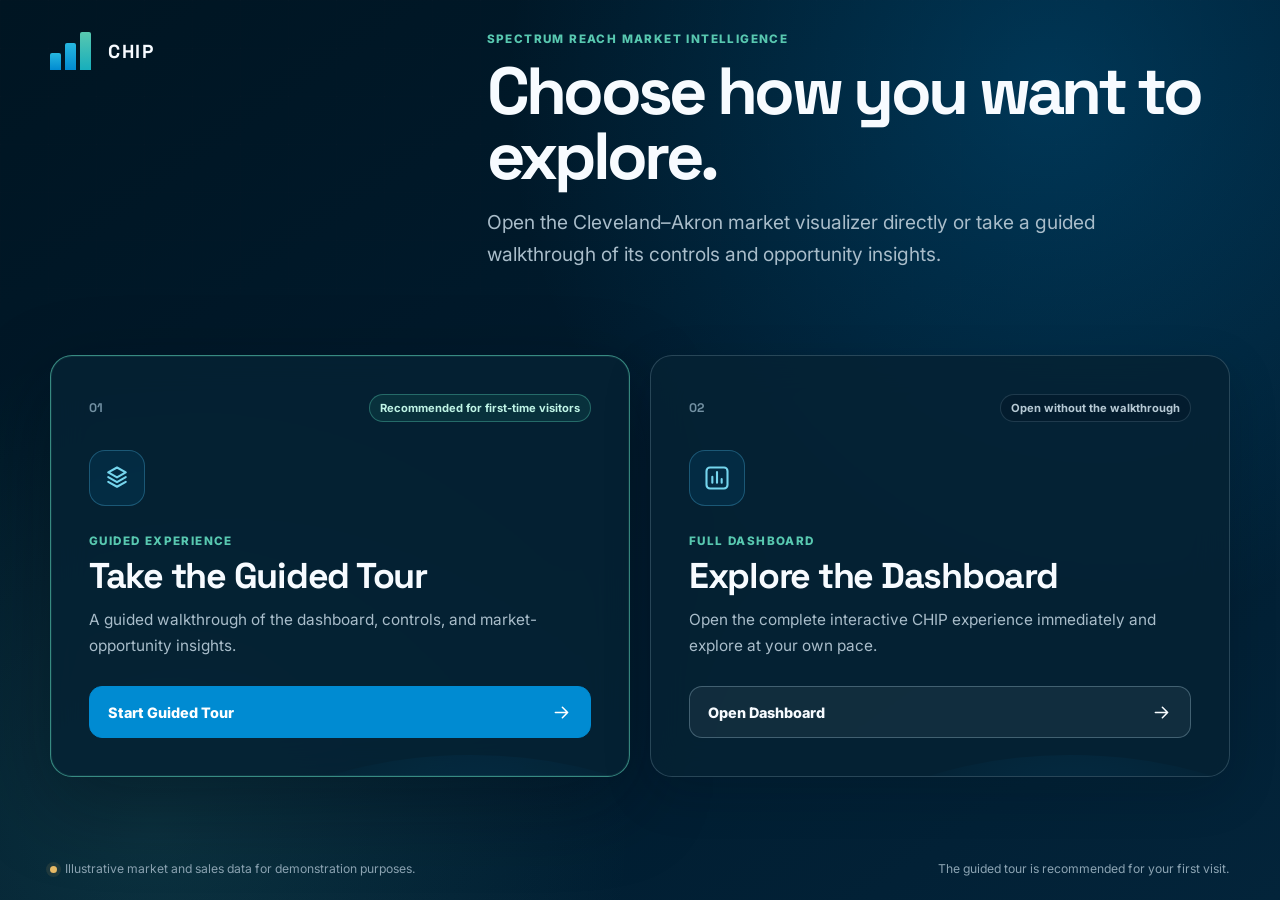
<file: index.html>
<!DOCTYPE html>
<html lang="en" data-visitor-state="first-time">
<head>
  <meta charset="utf-8">
  <meta name="viewport" content="width=device-width, initial-scale=1, viewport-fit=cover">
  <meta name="theme-color" content="#001b2e">
  <meta name="description" content="Choose between the full CHIP market visualizer and a guided tutorial.">
  <title>CHIP · Choose your experience</title>
  <link rel="preconnect" href="https://fonts.googleapis.com">
  <link rel="preconnect" href="https://fonts.gstatic.com" crossorigin>
  <link href="https://fonts.googleapis.com/css2?family=Inter:wght@400;500;600;700;800&family=Space+Grotesk:wght@600;700&display=swap" rel="stylesheet">
  <link rel="stylesheet" href="./assets/css/landing.css?v=20260721">
  <script src="./assets/js/tutorial-state.js?v=20260721" defer></script>
  <script src="./assets/js/landing.js?v=20260721" defer></script>
</head>
<body>
  <main class="landing" aria-labelledby="landing-title">
    <header class="landing__header">
      <a class="brand" href="./index.html" aria-label="CHIP home">
        <span class="brand__mark" aria-hidden="true">
          <span></span><span></span><span></span>
        </span>
        <span class="brand__wordmark">CHIP</span>
      </a>

      <div class="landing__intro">
        <p class="landing__eyebrow">Spectrum Reach market intelligence</p>
        <h1 id="landing-title">Choose how you want to explore.</h1>
        <p class="landing__summary">
          Open the Cleveland–Akron market visualizer directly or take a guided walkthrough of its controls and opportunity insights.
        </p>
      </div>
    </header>

    <section class="experience-grid" aria-label="Available CHIP experiences">
      <article class="experience-card is-recommended" data-experience="tutorial">
        <div class="experience-card__topline">
          <span class="experience-card__number" aria-hidden="true">01</span>
          <span class="experience-card__recommendation" id="tutorial-recommendation">Recommended for first-time visitors</span>
        </div>
        <div class="experience-card__icon" aria-hidden="true">
          <svg viewBox="0 0 24 24" fill="none" stroke="currentColor" stroke-width="1.8" stroke-linecap="round" stroke-linejoin="round">
            <path d="M12 3 4.5 7.25 12 11.5l7.5-4.25L12 3Z"/>
            <path d="m4.5 11.25 7.5 4.25 7.5-4.25"/>
            <path d="m4.5 15.25 7.5 4.25 7.5-4.25"/>
          </svg>
        </div>
        <div>
          <p class="experience-card__kicker">Guided experience</p>
          <h2>Take the Guided Tour</h2>
          <p>A guided walkthrough of the dashboard, controls, and market-opportunity insights.</p>
        </div>
        <a class="experience-card__action" id="tutorial-action" href="./tutorial.html" aria-describedby="tutorial-recommendation">
          <span>Start Guided Tour</span>
          <svg viewBox="0 0 24 24" aria-hidden="true"><path d="M5 12h14M13 6l6 6-6 6"/></svg>
        </a>
      </article>

      <article class="experience-card" data-experience="dashboard">
        <div class="experience-card__topline">
          <span class="experience-card__number" aria-hidden="true">02</span>
          <span class="experience-card__recommendation" id="dashboard-recommendation">Open without the walkthrough</span>
        </div>
        <div class="experience-card__icon" aria-hidden="true">
          <svg viewBox="0 0 24 24" fill="none" stroke="currentColor" stroke-width="1.8" stroke-linecap="round" stroke-linejoin="round">
            <rect x="3" y="3" width="18" height="18" rx="3"/>
            <path d="M8 16V11M12 16V7M16 16v-3"/>
          </svg>
        </div>
        <div>
          <p class="experience-card__kicker">Full dashboard</p>
          <h2>Explore the Dashboard</h2>
          <p>Open the complete interactive CHIP experience immediately and explore at your own pace.</p>
        </div>
        <a class="experience-card__action" id="dashboard-action" href="./app.html" aria-describedby="dashboard-recommendation">
          <span>Open Dashboard</span>
          <svg viewBox="0 0 24 24" aria-hidden="true"><path d="M5 12h14M13 6l6 6-6 6"/></svg>
        </a>
      </article>
    </section>

    <footer class="landing__footer">
      <p><span class="status-dot" aria-hidden="true"></span>Illustrative market and sales data for demonstration purposes.</p>
      <p class="landing__state" id="visitor-state" aria-live="polite">The guided tour is recommended for your first visit.</p>
    </footer>
  </main>

  <noscript>
    <p class="noscript-note">JavaScript is disabled. Both experiences remain available, but the recommendation cannot remember tutorial completion.</p>
  </noscript>
</body>
</html>
</file>
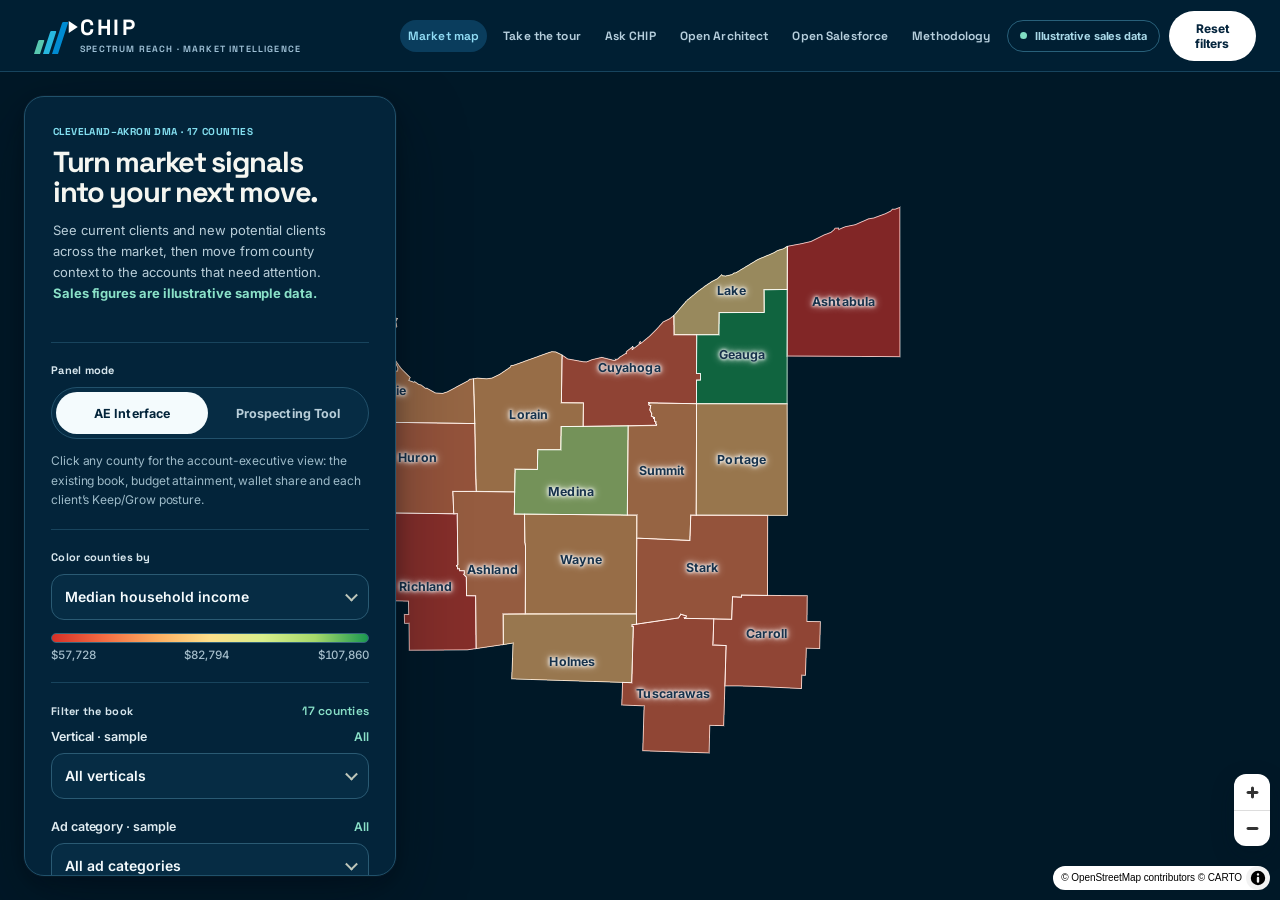
<file: app.html>
<!DOCTYPE html>
<html lang="en" data-page="dashboard">
<head>
  <meta charset="utf-8">
  <meta name="viewport" content="width=device-width, initial-scale=1, viewport-fit=cover">
  <meta name="theme-color" content="#001b2e">
  <title>CHIP · Cleveland–Akron Market Visualizer</title>
  <!-- ?v= busts stale caches on deploy; keep the value in step across pages. -->
  <link rel="stylesheet" href="./assets/css/frame-shell.css?v=20260721">
  <link rel="stylesheet" href="./assets/css/assistant.css?v=20260721">
  <script src="./assets/js/mobile-ui.js?v=20260721" defer></script>
  <script src="./assets/js/app-refinements.js?v=20260721" defer></script>
  <script src="./assets/js/chip-assistant.js?v=20260721" defer></script>
</head>
<body data-page="dashboard">
  <a class="shell-skip" href="./index.html">Back to experience choices</a>
  <iframe
    id="chip-frame"
    src="./CHIPv.4.2.html"
    title="CHIP Cleveland–Akron market visualizer"
    allow="fullscreen"
  ></iframe>
  <noscript class="shell-fallback">
    JavaScript is required for the responsive delivery layer. You can still
    <a href="./CHIPv.4.2.html">open the original dashboard</a>.
  </noscript>
</body>
</html>
</file>
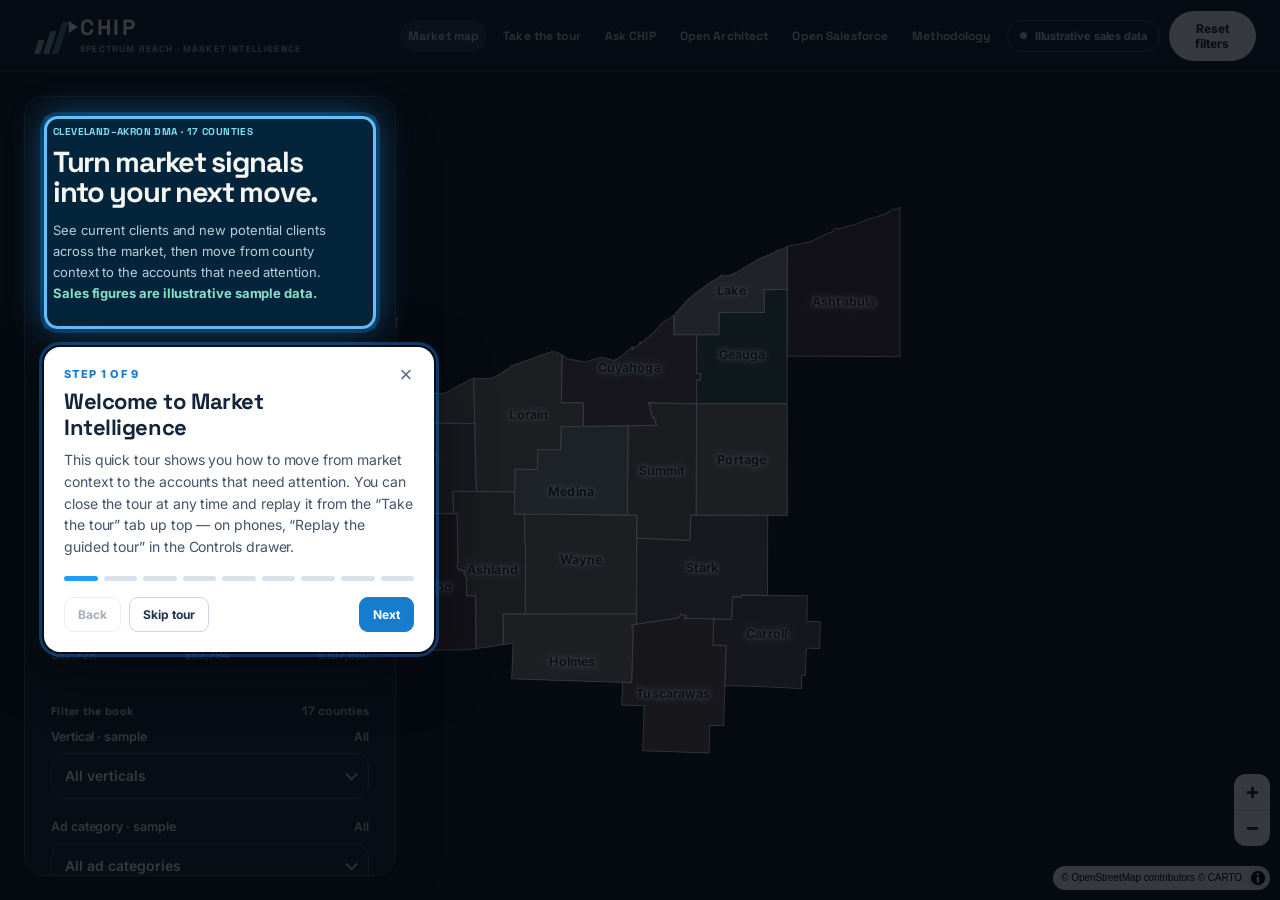
<file: tutorial.html>
<!DOCTYPE html>
<html lang="en" data-page="tutorial">
<head>
  <meta charset="utf-8">
  <meta name="viewport" content="width=device-width, initial-scale=1, viewport-fit=cover">
  <meta name="theme-color" content="#001b2e">
  <title>CHIP · Guided Tutorial</title>
  <!-- ?v= busts stale caches on deploy; keep the value in step across pages. -->
  <link rel="stylesheet" href="./assets/css/frame-shell.css?v=20260721">
  <link rel="stylesheet" href="./assets/css/assistant.css?v=20260721">
  <script src="./assets/js/tutorial-state.js?v=20260721" defer></script>
  <script src="./assets/js/mobile-ui.js?v=20260721" defer></script>
  <script src="./assets/js/app-refinements.js?v=20260721" defer></script>
  <script src="./assets/js/chip-assistant.js?v=20260721" defer></script>
</head>
<body data-page="tutorial">
  <a class="shell-skip" href="./index.html">Back to experience choices</a>
  <iframe
    id="chip-frame"
    src="./CHIPv.4.2-tutorial.html"
    title="CHIP guided tutorial"
    allow="fullscreen"
  ></iframe>
  <noscript class="shell-fallback">
    JavaScript is required to remember tutorial completion. You can still
    <a href="./CHIPv.4.2-tutorial.html">open the original tutorial</a>.
  </noscript>
</body>
</html>
</file>
<file: assets/css/landing.css>
:root {
  color-scheme: dark;
  --navy-950: #001522;
  --navy-900: #001b2e;
  --navy-800: #082b42;
  --navy-700: #123d58;
  --blue: #008bd2;
  --blue-bright: #27b7df;
  --aqua: #58c8b0;
  --white: #f7fbff;
  --muted: #a9bdca;
  --line: rgba(184, 217, 235, 0.2);
  --card: rgba(5, 34, 52, 0.86);
  --shadow: 0 28px 80px rgba(0, 9, 17, 0.34);
  font-family: Inter, system-ui, -apple-system, BlinkMacSystemFont, "Segoe UI", sans-serif;
}

* {
  box-sizing: border-box;
}

html {
  min-width: 320px;
  min-height: 100%;
  background: var(--navy-950);
}

body {
  min-height: 100vh;
  min-height: 100dvh;
  margin: 0;
  overflow-x: hidden;
  color: var(--white);
  background:
    radial-gradient(circle at 82% 10%, rgba(0, 139, 210, 0.25), transparent 34rem),
    radial-gradient(circle at 12% 92%, rgba(88, 200, 176, 0.13), transparent 30rem),
    linear-gradient(145deg, var(--navy-950), var(--navy-900) 52%, #03243a);
}

body::before {
  position: fixed;
  inset: 0;
  pointer-events: none;
  content: "";
  opacity: 0.3;
  background-image:
    linear-gradient(rgba(255, 255, 255, 0.025) 1px, transparent 1px),
    linear-gradient(90deg, rgba(255, 255, 255, 0.025) 1px, transparent 1px);
  background-size: 48px 48px;
  mask-image: linear-gradient(to bottom, black, transparent 82%);
}

button,
a {
  font: inherit;
}

a {
  color: inherit;
}

.landing {
  position: relative;
  z-index: 1;
  width: min(1180px, calc(100% - 48px));
  min-height: 100vh;
  min-height: 100dvh;
  margin: 0 auto;
  padding:
    max(32px, env(safe-area-inset-top))
    max(0px, env(safe-area-inset-right))
    max(24px, env(safe-area-inset-bottom))
    max(0px, env(safe-area-inset-left));
  display: grid;
  grid-template-rows: auto 1fr auto;
  gap: clamp(30px, 6vh, 72px);
}

.landing__header {
  display: grid;
  grid-template-columns: minmax(180px, 0.7fr) minmax(0, 1.5fr);
  gap: clamp(32px, 7vw, 96px);
  align-items: start;
}

.brand {
  width: max-content;
  display: inline-flex;
  align-items: center;
  gap: 13px;
  text-decoration: none;
}

.brand__mark {
  width: 45px;
  height: 38px;
  display: flex;
  align-items: end;
  gap: 4px;
}

.brand__mark span {
  width: 11px;
  border-radius: 2px 2px 0 0;
  background: linear-gradient(180deg, var(--blue-bright), var(--blue));
}

.brand__mark span:nth-child(1) { height: 17px; }
.brand__mark span:nth-child(2) { height: 27px; }
.brand__mark span:nth-child(3) { height: 38px; background: linear-gradient(180deg, var(--aqua), #17aebc); }

.brand__wordmark {
  font-family: "Space Grotesk", Inter, sans-serif;
  font-size: 1.18rem;
  font-weight: 700;
  letter-spacing: 0.08em;
}

.landing__intro {
  max-width: 760px;
}

.landing__eyebrow,
.experience-card__kicker {
  margin: 0;
  color: var(--aqua);
  font-size: 0.73rem;
  font-weight: 800;
  letter-spacing: 0.12em;
  text-transform: uppercase;
}

.landing h1 {
  max-width: 760px;
  margin: 13px 0 18px;
  font-family: "Space Grotesk", Inter, sans-serif;
  font-size: clamp(2.35rem, 5.2vw, 5.5rem);
  line-height: 0.98;
  letter-spacing: -0.055em;
}

.landing__summary {
  max-width: 690px;
  margin: 0;
  color: var(--muted);
  font-size: clamp(1rem, 1.6vw, 1.2rem);
  line-height: 1.65;
}

.experience-grid {
  display: grid;
  grid-template-columns: repeat(2, minmax(0, 1fr));
  gap: 20px;
  align-self: center;
}

.experience-card {
  position: relative;
  min-height: 390px;
  padding: clamp(24px, 3vw, 38px);
  display: grid;
  grid-template-rows: auto auto 1fr auto;
  gap: 28px;
  overflow: hidden;
  border: 1px solid var(--line);
  border-radius: 22px;
  background: var(--card);
  box-shadow: 0 16px 48px rgba(0, 10, 18, 0.17);
  backdrop-filter: blur(18px);
  transition: border-color 180ms ease, transform 180ms ease, box-shadow 180ms ease;
}

.experience-card::after {
  position: absolute;
  inset: auto -20% -65% 25%;
  height: 70%;
  content: "";
  pointer-events: none;
  border-radius: 50%;
  background: radial-gradient(circle, rgba(0, 139, 210, 0.17), transparent 68%);
}

.experience-card.is-recommended {
  border-color: rgba(88, 200, 176, 0.63);
  box-shadow: var(--shadow), inset 0 0 0 1px rgba(88, 200, 176, 0.1);
}

@media (hover: hover) {
  .experience-card:hover {
    transform: translateY(-4px);
    border-color: rgba(115, 200, 239, 0.55);
  }
}

.experience-card__topline {
  min-height: 28px;
  display: flex;
  align-items: center;
  justify-content: space-between;
  gap: 16px;
}

.experience-card__number {
  color: #7391a3;
  font-family: "Space Grotesk", Inter, sans-serif;
  font-size: 0.78rem;
  font-weight: 700;
}

.experience-card__recommendation {
  padding: 6px 10px;
  border: 1px solid rgba(120, 155, 176, 0.24);
  border-radius: 999px;
  color: #b7cad5;
  background: rgba(0, 14, 24, 0.25);
  font-size: 0.7rem;
  font-weight: 700;
  text-align: right;
}

.experience-card.is-recommended .experience-card__recommendation {
  border-color: rgba(88, 200, 176, 0.38);
  color: #bff4e6;
  background: rgba(24, 113, 101, 0.22);
}

.experience-card__icon {
  width: 56px;
  height: 56px;
  display: grid;
  place-items: center;
  border: 1px solid rgba(80, 184, 226, 0.32);
  border-radius: 16px;
  color: #75d5ed;
  background: rgba(0, 139, 210, 0.1);
}

.experience-card__icon svg {
  width: 28px;
  height: 28px;
}

.experience-card h2 {
  margin: 9px 0 12px;
  font-family: "Space Grotesk", Inter, sans-serif;
  font-size: clamp(1.55rem, 2.8vw, 2.35rem);
  line-height: 1.08;
  letter-spacing: -0.035em;
}

.experience-card p:not(.experience-card__kicker) {
  max-width: 48ch;
  margin: 0;
  color: var(--muted);
  font-size: 0.96rem;
  line-height: 1.65;
}

.experience-card__action {
  position: relative;
  z-index: 1;
  min-height: 52px;
  padding: 0 18px;
  display: flex;
  align-items: center;
  justify-content: space-between;
  gap: 16px;
  border: 1px solid rgba(168, 204, 222, 0.32);
  border-radius: 13px;
  color: var(--white);
  background: rgba(255, 255, 255, 0.055);
  font-size: 0.9rem;
  font-weight: 800;
  text-decoration: none;
  transition: background 160ms ease, border-color 160ms ease, color 160ms ease;
}

.experience-card.is-recommended .experience-card__action {
  border-color: var(--blue);
  color: white;
  background: var(--blue);
}

.experience-card__action:hover {
  border-color: var(--blue-bright);
  color: #031d2c;
  background: var(--blue-bright);
}

.experience-card__action svg {
  width: 21px;
  height: 21px;
  fill: none;
  stroke: currentColor;
  stroke-width: 1.8;
  stroke-linecap: round;
  stroke-linejoin: round;
}

.landing__footer {
  display: flex;
  align-items: center;
  justify-content: space-between;
  gap: 24px;
  color: #8ca4b3;
  font-size: 0.76rem;
}

.landing__footer p {
  margin: 0;
}

.status-dot {
  width: 7px;
  height: 7px;
  margin-right: 8px;
  display: inline-block;
  border-radius: 50%;
  background: #e9bc67;
  box-shadow: 0 0 0 4px rgba(233, 188, 103, 0.1);
}

.landing__state {
  text-align: right;
}

.noscript-note {
  position: fixed;
  right: 14px;
  bottom: 14px;
  left: 14px;
  z-index: 3;
  margin: 0;
  padding: 12px 14px;
  border: 1px solid #725c35;
  border-radius: 10px;
  color: #f4ddb1;
  background: #2d261b;
  font-size: 0.82rem;
}

*:focus-visible {
  outline: 3px solid rgba(39, 183, 223, 0.9);
  outline-offset: 4px;
}

/*
 * Phone compression (UI review 2026-07-19). The display-size hero pushed
 * the primary action ~1.5 screens down; at phone widths the hero steps
 * down, both cards tighten, and the non-recommended card condenses to
 * kicker + title + action so both choices land on the first screen.
 */
@media (max-width: 760px) {
  .landing {
    width: min(100% - 28px, 620px);
    gap: 22px;
  }

  .landing__header {
    grid-template-columns: 1fr;
    gap: 18px;
  }

  .landing h1 {
    margin: 10px 0 12px;
    font-size: clamp(1.7rem, 7.5vw, 2.4rem);
    line-height: 1.06;
    letter-spacing: -0.03em;
  }

  .landing__summary {
    font-size: 0.95rem;
    line-height: 1.55;
  }

  .experience-grid {
    grid-template-columns: 1fr;
    gap: 14px;
  }

  .experience-card {
    min-height: 0;
    padding: 20px;
    gap: 14px;
    border-radius: 18px;
  }

  .experience-card__icon {
    display: none;
  }

  .experience-card h2 {
    margin: 6px 0 8px;
    font-size: 1.35rem;
  }

  .experience-card p:not(.experience-card__kicker) {
    font-size: 0.88rem;
    line-height: 1.5;
  }

  /* The secondary choice stays one tap away without repeating its pitch;
     landing.js moves .is-recommended, so whichever card is secondary
     condenses. */
  .experience-card:not(.is-recommended) h2 + p {
    display: none;
  }

  .landing__footer {
    align-items: flex-start;
    flex-direction: column;
    gap: 10px;
  }

  .landing__state {
    text-align: left;
  }
}

@media (max-width: 430px) {
  .landing {
    width: min(100% - 22px, 620px);
    padding-top: max(22px, env(safe-area-inset-top));
  }

  .brand__mark {
    width: 39px;
    height: 34px;
  }

  .brand__mark span {
    width: 10px;
  }

  .brand__mark span:nth-child(3) { height: 34px; }

  .experience-card {
    padding: 18px;
  }

  .experience-card__topline {
    min-height: 0;
    align-items: flex-start;
    flex-direction: column;
    gap: 8px;
  }

  .experience-card__recommendation {
    text-align: left;
  }
}

@media (prefers-reduced-motion: reduce) {
  *,
  *::before,
  *::after {
    scroll-behavior: auto !important;
    transition: none !important;
    animation: none !important;
  }
}
</file>
<file: assets/css/frame-shell.css>
:root {
  color-scheme: dark;
  font-family: Inter, system-ui, -apple-system, BlinkMacSystemFont, "Segoe UI", sans-serif;
}

*,
*::before,
*::after {
  box-sizing: border-box;
}

html,
body {
  width: 100%;
  height: 100%;
  height: 100dvh;
  margin: 0;
  overflow: hidden;
  background: #001b2e;
}

#chip-frame {
  position: fixed;
  inset: 0;
  width: 100%;
  height: 100%;
  height: 100dvh;
  display: block;
  border: 0;
  background: #001b2e;
}

.shell-skip {
  position: fixed;
  top: max(10px, env(safe-area-inset-top));
  left: max(10px, env(safe-area-inset-left));
  z-index: 9999;
  padding: 10px 14px;
  border: 1px solid rgba(255, 255, 255, 0.28);
  border-radius: 9px;
  color: #ffffff;
  background: #001b2e;
  font-size: 13px;
  font-weight: 700;
  text-decoration: none;
  transform: translateY(calc(-100% - 28px));
  transition: transform 150ms ease;
}

.shell-skip:focus {
  transform: translateY(0);
  outline: 3px solid #27b7df;
  outline-offset: 3px;
}

.shell-fallback {
  position: fixed;
  inset: auto 16px 16px;
  z-index: 10000;
  padding: 14px;
  border-radius: 10px;
  color: #ffffff;
  background: #001b2e;
}

.shell-fallback a {
  color: #75d5ed;
}
</file>
<file: assets/css/assistant.css>
/*
 * CHIP assistant chat (delivery layer, app.html only).
 * Lives in the parent shell document, overlaying the dashboard iframe, so it
 * never touches the frozen originals. Styled to the product's navy/aqua
 * language. Device mode comes from html[data-device], set by mobile-ui.js.
 */

/*
 * The floating actions form one right-edge ladder above the map controls:
 * attribution, zoom, Ask CHIP, then the tour chip. Keep these offsets in
 * step with .chip-tour-launch / .tour-launch in mobile.css.
 */
.chip-assistant-launcher {
  position: fixed;
  right: 18px;
  bottom: 140px;
  z-index: 30;
  display: inline-flex;
  align-items: center;
  gap: 7px;
  border: 1px solid rgba(255, 255, 255, 0.32);
  border-radius: 999px;
  background: #0d1b2a;
  color: #fff;
  box-shadow: 0 8px 26px rgba(3, 10, 20, 0.5);
  padding: 10px 16px;
  font: 700 12px Inter, system-ui, sans-serif;
  cursor: pointer;
}

/*
 * While the county detail pane or the methodology popup is open, the
 * launcher hides on both devices instead of covering the pane's values
 * (2026-07-20 feedback replaced the earlier desktop left-shift, which
 * stranded chips mid-map). app-refinements.js toggles the root class.
 */
html.chip-pane-open .chip-assistant-launcher {
  display: none;
}

/*
 * 2026-07-21: on desktop the assistant opens from the app bar's
 * "Ask CHIP" tab (app-refinements.js clicks this hidden launcher, which
 * keeps owning the panel state). Phones keep the top-right pill.
 */
html:not([data-device="mobile"]) .chip-assistant-launcher {
  display: none;
}

.chip-assistant-launcher:hover {
  background: #1a3350;
}

.chip-assistant-launcher:focus-visible {
  outline: 3px solid #66bfff;
  outline-offset: 2px;
}

/*
 * While the guided tour runs, the launcher would float undimmed above the
 * tour shade, so mobile-ui.js hides it via this root class. The tour's
 * bonus step re-reveals it as the highlight target after Finish.
 */
html.chip-tour-open .chip-assistant-launcher,
html.chip-tour-open .chip-assistant-panel {
  display: none;
}

.chip-assistant-launcher svg {
  flex: none;
  width: 15px;
  height: 15px;
}

.chip-assistant-launcher svg .bubble {
  fill: none;
  stroke: currentColor;
  stroke-width: 1.7;
  stroke-linejoin: round;
}

.chip-assistant-launcher svg .sparkle {
  fill: #67d6f2;
}

.chip-assistant-panel {
  position: fixed;
  right: 18px;
  bottom: 196px;
  z-index: 31;
  display: flex;
  flex-direction: column;
  width: min(370px, calc(100vw - 36px));
  height: min(540px, calc(100dvh - 236px));
  overflow: hidden;
  border: 1px solid rgba(94, 164, 204, 0.45);
  border-radius: 16px;
  background: #04202f;
  color: #e6f0f7;
  box-shadow: 0 24px 60px rgba(0, 8, 16, 0.6);
  font: 400 13px/1.5 Inter, system-ui, sans-serif;
}

.chip-assistant-panel[hidden] {
  display: none;
}

/*
 * On wide desktops, dock the chat beside the county detail panel instead of
 * covering it — the tools open that panel, so the user should see both.
 * chip-assistant.js toggles the class from the child detail's open state.
 */
@media (min-width: 1280px) {
  .chip-assistant-panel {
    transition: right 200ms ease;
  }

  .chip-assistant-panel.beside-detail {
    right: var(--chip-pane-clear, 480px);
  }
}

@media (prefers-reduced-motion: reduce) {
  .chip-assistant-panel,
  .chip-assistant-launcher {
    transition: none !important;
    animation: none !important;
  }
}

.chip-assistant-head {
  flex: none;
  display: flex;
  align-items: center;
  gap: 9px;
  padding: 11px 12px 11px 16px;
  border-bottom: 1px solid rgba(148, 210, 255, 0.16);
}

.chip-assistant-head b {
  font-size: 13px;
  letter-spacing: 0.02em;
}

.chip-assistant-mode {
  margin-right: auto;
  padding: 3px 9px;
  border-radius: 999px;
  border: 1px solid rgba(148, 210, 255, 0.3);
  color: #9fc2d4;
  font-size: 10px;
  font-weight: 800;
  letter-spacing: 0.05em;
  text-transform: uppercase;
  white-space: nowrap;
}

.chip-assistant-mode.is-live {
  border-color: rgba(110, 231, 183, 0.5);
  color: #8ee8c0;
}

.chip-assistant-iconbtn {
  flex: none;
  width: 34px;
  height: 34px;
  display: grid;
  place-items: center;
  border: 1px solid rgba(148, 210, 255, 0.3);
  border-radius: 10px;
  background: transparent;
  color: #dcebf4;
  font-size: 14px;
  line-height: 1;
  cursor: pointer;
}

.chip-assistant-iconbtn:hover {
  background: rgba(148, 210, 255, 0.12);
}

.chip-assistant-iconbtn:focus-visible {
  outline: 3px solid #66bfff;
  outline-offset: 2px;
}

.chip-assistant-settings {
  flex: none;
  padding: 12px 16px;
  border-bottom: 1px solid rgba(148, 210, 255, 0.16);
  background: rgba(2, 20, 32, 0.55);
}

.chip-assistant-settings[hidden] {
  display: none;
}

.chip-assistant-settings label {
  display: block;
  margin-bottom: 4px;
  color: #9fc2d4;
  font-size: 10.5px;
  font-weight: 800;
  letter-spacing: 0.06em;
  text-transform: uppercase;
}

.chip-assistant-settings input,
.chip-assistant-settings select {
  width: 100%;
  margin-bottom: 9px;
  padding: 9px 10px;
  border: 1px solid rgba(148, 210, 255, 0.3);
  border-radius: 9px;
  background: rgba(255, 255, 255, 0.04);
  color: #e6f0f7;
  font: inherit;
  font-size: 12.5px;
}

.chip-assistant-settings .row {
  display: flex;
  gap: 8px;
}

.chip-assistant-settings button {
  flex: 1;
  padding: 9px 0;
  border: 1px solid rgba(148, 210, 255, 0.35);
  border-radius: 9px;
  background: transparent;
  color: #e6f0f7;
  font: 700 12px Inter, system-ui, sans-serif;
  cursor: pointer;
}

.chip-assistant-settings button.primary {
  border-color: #0f8ad6;
  background: #0f8ad6;
  color: #fff;
}

.chip-assistant-settings .hint {
  margin: 6px 0 0;
  color: #7d97a8;
  font-size: 10.5px;
  line-height: 1.5;
}

.chip-assistant-log {
  flex: 1 1 auto;
  min-height: 0;
  overflow-y: auto;
  overscroll-behavior: contain;
  -webkit-overflow-scrolling: touch;
  display: flex;
  flex-direction: column;
  gap: 10px;
  padding: 14px 14px 10px;
}

.chip-assistant-msg {
  max-width: 88%;
  padding: 9px 12px;
  border-radius: 13px;
  white-space: pre-wrap;
  overflow-wrap: break-word;
}

.chip-assistant-msg.user {
  align-self: flex-end;
  background: #0f8ad6;
  color: #fff;
  border-bottom-right-radius: 4px;
}

.chip-assistant-msg.bot {
  align-self: flex-start;
  border: 1px solid rgba(148, 210, 255, 0.2);
  background: rgba(255, 255, 255, 0.05);
  border-bottom-left-radius: 4px;
}

.chip-assistant-msg.bot strong {
  color: #fff;
  font-weight: 700;
}

.chip-assistant-msg.error {
  align-self: flex-start;
  border: 1px solid rgba(232, 180, 90, 0.5);
  background: rgba(120, 80, 20, 0.18);
  color: #f2d9a7;
}

.chip-assistant-msg.busy {
  align-self: flex-start;
  color: #9fc2d4;
  border: 1px dashed rgba(148, 210, 255, 0.3);
}

.chip-assistant-chips {
  flex: none;
  display: flex;
  flex-wrap: wrap;
  gap: 7px;
  padding: 0 14px 10px;
}

.chip-assistant-chips[hidden] {
  display: none;
}

.chip-assistant-chips button {
  padding: 7px 11px;
  border: 1px solid rgba(148, 210, 255, 0.3);
  border-radius: 999px;
  background: transparent;
  color: #bcd7e5;
  font: 600 11.5px Inter, system-ui, sans-serif;
  cursor: pointer;
}

.chip-assistant-chips button:hover {
  background: rgba(148, 210, 255, 0.12);
}

.chip-assistant-form {
  flex: none;
  display: flex;
  gap: 8px;
  padding: 10px 12px calc(10px + env(safe-area-inset-bottom, 0px));
  border-top: 1px solid rgba(148, 210, 255, 0.16);
}

.chip-assistant-form input {
  flex: 1;
  min-width: 0;
  padding: 11px 12px;
  border: 1px solid rgba(148, 210, 255, 0.3);
  border-radius: 11px;
  background: rgba(255, 255, 255, 0.04);
  color: #e6f0f7;
  font: inherit;
  font-size: 16px; /* prevents iOS focus zoom */
}

.chip-assistant-form button {
  flex: none;
  min-width: 64px;
  border: 1px solid #0f8ad6;
  border-radius: 11px;
  background: #0f8ad6;
  color: #fff;
  font: 700 12.5px Inter, system-ui, sans-serif;
  cursor: pointer;
}

.chip-assistant-form button:disabled {
  opacity: 0.55;
  cursor: default;
}

.chip-assistant-form input:focus-visible,
.chip-assistant-form button:focus-visible,
.chip-assistant-settings input:focus-visible,
.chip-assistant-settings select:focus-visible,
.chip-assistant-settings button:focus-visible,
.chip-assistant-chips button:focus-visible {
  outline: 3px solid rgba(39, 183, 223, 0.9);
  outline-offset: 2px;
}

/* ---------- phone layout ---------- */
@media (max-width: 820px) {
  /*
   * 2026-07-20 feedback: at the bottom the launcher crowded the zoom
   * ladder and floated over open sheets and the drawer. On phones it
   * mirrors the Controls chip instead — top-right, under the app bar —
   * and hides entirely while the drawer or any sheet is open.
   */
  html[data-device="mobile"] .chip-assistant-launcher {
    top: calc(env(safe-area-inset-top, 0px) + 72px);
    right: 12px;
    bottom: auto;
    min-height: 44px;
    font-size: 13px;
  }

  html[data-device="mobile"] .chip-assistant-panel {
    right: 0;
    bottom: 0;
    left: 0;
    width: 100%;
    height: auto;
    max-height: 78dvh;
    border-right: 0;
    border-bottom: 0;
    border-left: 0;
    border-radius: 18px 18px 0 0;
    font-size: 14.5px;
    line-height: 1.55;
  }

  html[data-device="mobile"] .chip-assistant-head b {
    font-size: 15px;
  }

  html[data-device="mobile"] .chip-assistant-mode {
    font-size: 10.5px;
  }

  html[data-device="mobile"] .chip-assistant-log {
    gap: 12px;
    padding: 15px 15px 10px;
  }

  html[data-device="mobile"] .chip-assistant-msg {
    max-width: 94%;
    padding: 11px 14px;
  }

  html[data-device="mobile"] .chip-assistant-chips button {
    padding: 10px 14px;
    font-size: 13px;
  }

  /* 16px keeps iOS Safari from zooming the page on focus. */
  html[data-device="mobile"] .chip-assistant-settings input,
  html[data-device="mobile"] .chip-assistant-settings select {
    padding: 11px 12px;
    font-size: 16px;
  }

  html[data-device="mobile"] .chip-assistant-settings label {
    font-size: 11.5px;
  }

  html[data-device="mobile"] .chip-assistant-settings .hint {
    font-size: 12px;
    line-height: 1.55;
  }

  html[data-device="mobile"] .chip-assistant-settings button {
    padding: 11px 0;
    font-size: 13px;
  }
}

@media (prefers-reduced-motion: no-preference) {
  .chip-assistant-panel {
    animation: chip-assistant-in 160ms ease;
  }

  @keyframes chip-assistant-in {
    from { transform: translateY(8px); opacity: 0; }
    to { transform: translateY(0); opacity: 1; }
  }
}
</file>
